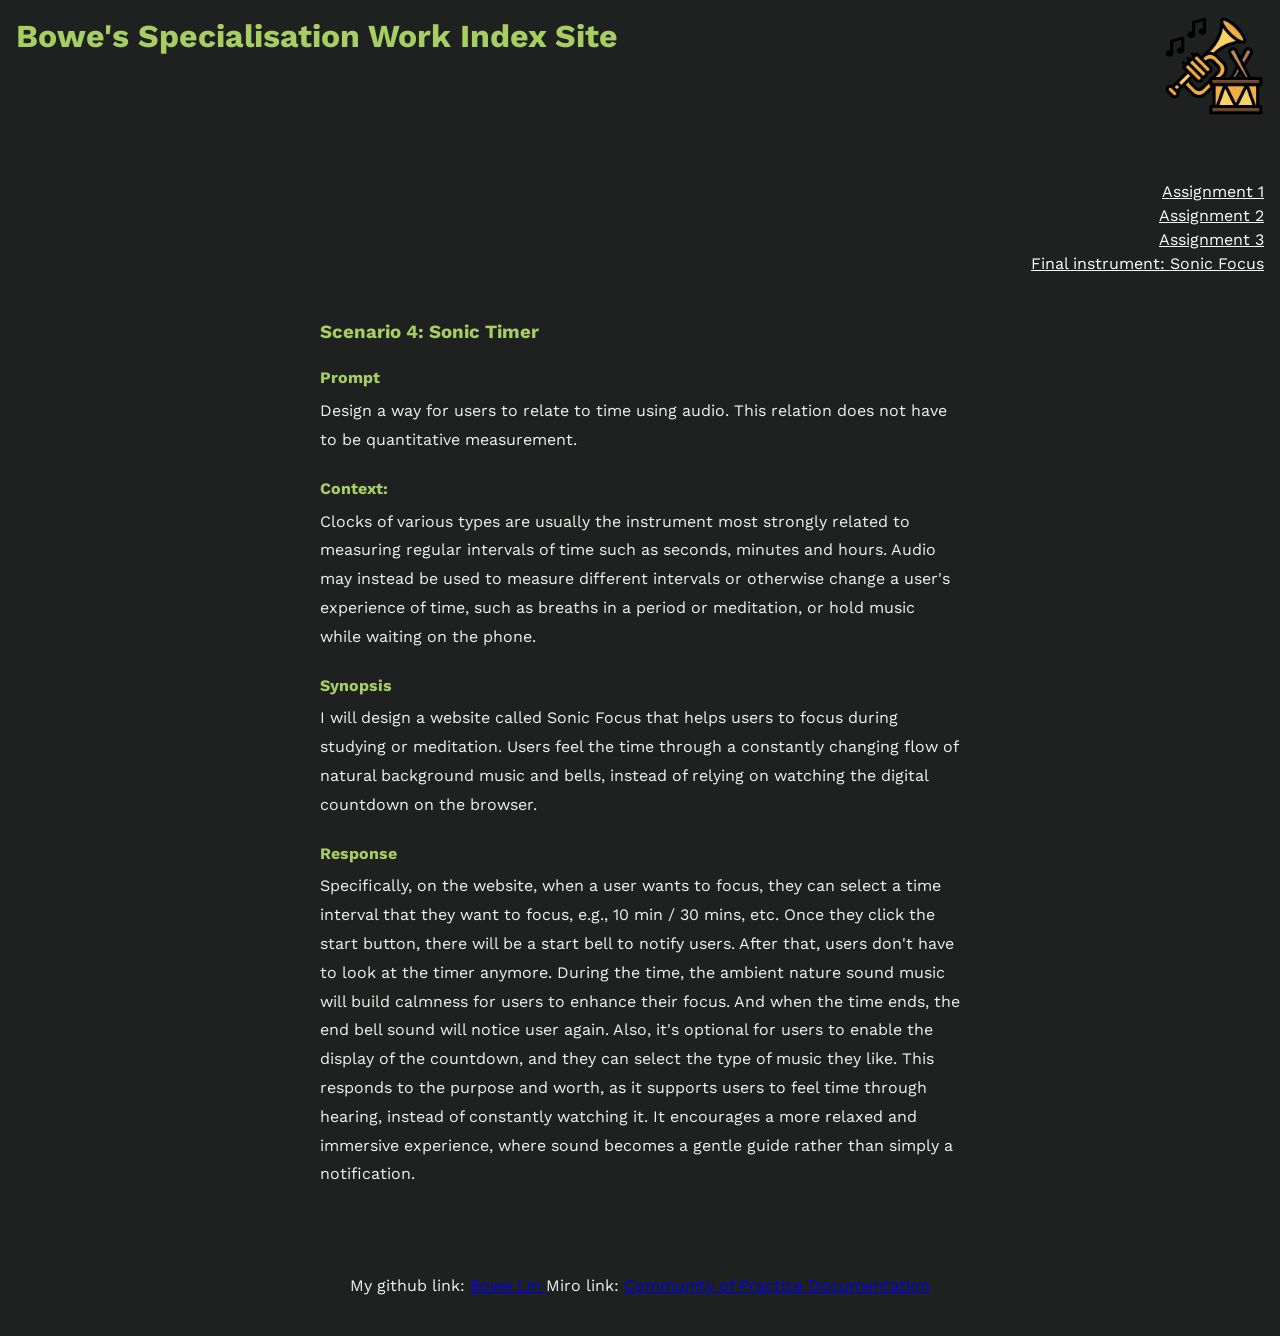
<file: index.html>
<!doctype html>
<html lang="en">
<head>
    <meta charset="UTF-8">
    <meta name="viewport"
          content="width=device-width, user-scalable=no, initial-scale=1.0, maximum-scale=1.0, minimum-scale=1.0">
    <meta http-equiv="X-UA-Compatible" content="ie=edge">

 <title>Bowe's Specialisation Work Index Site</title>

<link rel="icon" type="image/png" href="./assets/icons/favicon.png">
<link rel="stylesheet" href="reset.css">
<link rel="stylesheet" href="style.css">
</head>

<body class="home-page">

    <header>

        <h1>Bowe's Specialisation Work Index Site</h1>
        <img class="header-icon" src="img/Music_icon.png"alt="">
        
    </header>

     <nav>
            <a href="assignment1.html">Assignment 1</a>
            <a href="Sonic-Focus-A2/assignment2.html">Assignment 2</a>
            <a href="Assignment 3.html">Assignment 3</a>
            <a href="circular-progress-timer /">Final instrument: Sonic Focus</a>
     </nav>

    <style>
            .row{
                width:520px;
                margin: 10px auto 10px auto ;
            }
            .image-container {
                display: table-cell;
                vertical-align: middle;
                padding:10px;
            }
        </style>

    <div class="mainNavContainer">

    <main>
      <section id="scenario-section">

                <h3 class="firstSectionHeading">Scenario 4: Sonic Timer </h3>

                <h4>Prompt</h4>

                <p>Design a way for users to relate to time using audio. This relation does not have to be quantitative measurement.</p>

                <h4>Context:</h4>

                <p>
                 Clocks of various types are usually the instrument most strongly related to measuring regular intervals of time such as seconds, minutes and hours. 
                 Audio may instead be used to measure different intervals or otherwise change a user's experience of time, such as breaths in a period or meditation, 
                 or hold music while waiting on the phone.
                </p>
   
                <h4>Synopsis</h4>

                <p>
                 I will design a website called Sonic Focus that helps users to focus during studying or meditation. 
                 Users feel the time through a constantly changing flow of natural background music and bells, instead of relying on watching the digital countdown on the browser.   
                </p>

                <h4>Response</h4>

                <p>
                Specifically, on the website, when a user wants to focus, they can select a time interval that they want to focus, e.g., 10 min / 30 mins, etc. Once they click the start button, there will be a start bell to notify users. 
                After that, users don't have to look at the timer anymore. During the time, the ambient nature sound music will build calmness for users to enhance their focus. And when the time ends, the end bell sound will notice user again. 
                Also, it's optional for users to enable the display of the countdown, and they can select the type of music they like. This responds to the purpose and worth, as it supports users to feel time through hearing, instead of constantly watching it. 
                It encourages a more relaxed and immersive experience, where sound becomes a gentle guide rather than simply a notification. 
                </p>

        </section>
    </main>

      </div>

    <footer>
     <p>

            My github link:
            
            <a href="https://github.com/bowelin123" target="_blank">
             Bowe Lin
            </a>
            
            Miro link:
            <a href="https://miro.com/app/board/uXjVHzL_RrQ=/?share_link_id=587219938203">
            Community of Practice Documentation
            </a>

     </p>
    </footer>

</body>
</html>
</file>
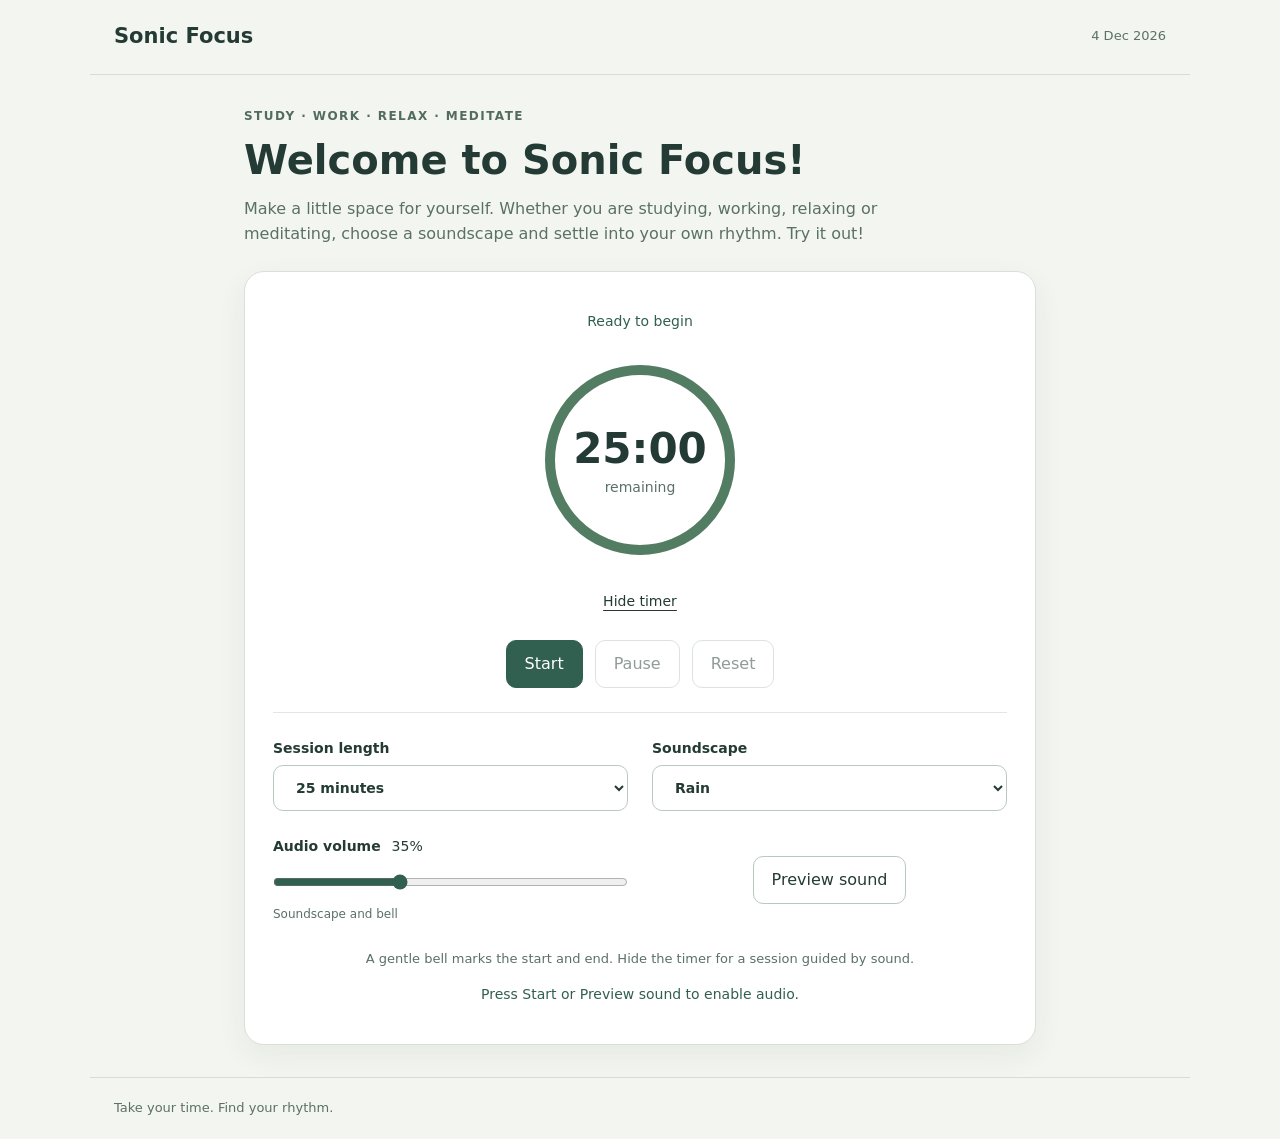
<file: circular-progress-timer /index.html>
<!doctype html>
<html lang="en">

<head>
  <meta charset="utf-8">
  <meta name="viewport" content="width=device-width, initial-scale=1">
  <title>Sonic Focus — A little space for yourself</title>
  <link rel="stylesheet" href="style.css">
  <script src="app.js" defer></script>
</head>

 <!--During design of the website, I adopted native Temporal for time calculations, 
       with a Date fallback built into app.js to ensure browser compatibility. --> 
<body>
  <header>
    <strong>Sonic Focus</strong>
    <time id="today" aria-label="Today's date"></time>
  </header>

  <main>
    <div class="eyebrow">Study · Work · Relax · Meditate</div>
    <h1>Welcome to Sonic Focus!</h1>
    <p class="intro">Make a little space for yourself. Whether you are studying, working,
      relaxing or meditating, choose a soundscape and settle into your own rhythm. Try it out!</p>

     <!-- The main interactive panel, with simple layout that include all the elements: buttons, timer display,texts,etc. --> 
    <section class="panel" aria-label="Focus timer">
      <p id="status" class="notice" role="status">Ready to begin</p>
      <!-- I used role="status" here so screen readers announce state changes (e.g 'Session paused'). --> 
      <div class="stage">
        <!-- I designed the ring as a visual progress indicator. The ARIA attributes ensure it is accessible. -->
        <div id="timer-display" class="ring" role="progressbar" aria-label="Session time remaining" aria-valuemin="0"
          aria-valuemax="1500" aria-valuenow="1500" aria-valuetext="25 minutes remaining">
          <svg viewBox="0 0 216 216" aria-hidden="true">
            <circle class="track" cx="108" cy="108" r="90"></circle>
            <circle class="arc" id="arc" cx="108" cy="108" r="90"></circle>
          </svg>
          <div class="ring-center" aria-hidden="true">
            <strong id="countdown">25:00</strong>
            <span class="caption">remaining</span>
          </div>
        </div> 
        <!-- I created this alternative hidden message section, so that users can choose to hide the timer. As a result, they can aviod constantly watching the timer. -->  
        <div id="hidden-message" class="hidden-message" hidden>
          <span class="quiet-mark" aria-hidden="true">♪</span>
          <strong>A moment without the clock.</strong>
          <p>Let the sound accompany you.<br>You can show the timer whenever you like.</p>
        </div>
      </div>
      <!-- The toggle allows users to shift from quantitative time (numbers) to qualitative time (sound). -->
      <div class="visibility-row">
        <button id="toggle-timer" class="subtle" type="button" aria-controls="timer-display" aria-expanded="true">Hide
          timer</button>
      </div>

      <div class="row controls">
        <button id="start" class="primary" type="button">Start</button>
        <button id="pause" type="button" disabled>Pause</button>
        <button id="reset" type="button" disabled>Reset</button>
      </div>

      <div class="settings">
        <label for="duration">Session length
          <select id="duration">
            <option value="300">5 minutes</option>
            <option value="900">15 minutes</option>
            <option value="1500" selected>25 minutes</option>
            <option value="30">30 seconds</option>
            <option value="60">1 minute </option>
          </select>
        </label>

        <label for="sound">Soundscape
          <select id="sound">
            <option value="rain">Rain</option>
            <option value="forest">Forest</option>
          </select>
        </label>

        <div>
          <label for="volume">Audio volume <output id="volume-value" for="volume">35%</output></label>
          <input id="volume" type="range" min="0" max="100" value="35">
          <p class="field-note">Soundscape and bell</p>
        </div>

        <div class="row audio-controls">
          <button id="preview" type="button">Preview sound</button>
        </div>
      </div>

      <p class="session-hint">A gentle bell marks the start and end. Hide the timer for a session guided by sound.</p>
      <p id="audio-status" class="notice" role="status">Press Start or Preview sound to enable audio.</p>
      <noscript>
        <p class="notice">Please enable JavaScript to use the timer and sound controls.</p>
      </noscript>
    </section>
  </main>

  <footer>Take your time. Find your rhythm.</footer>
</body>

</html>
</file>
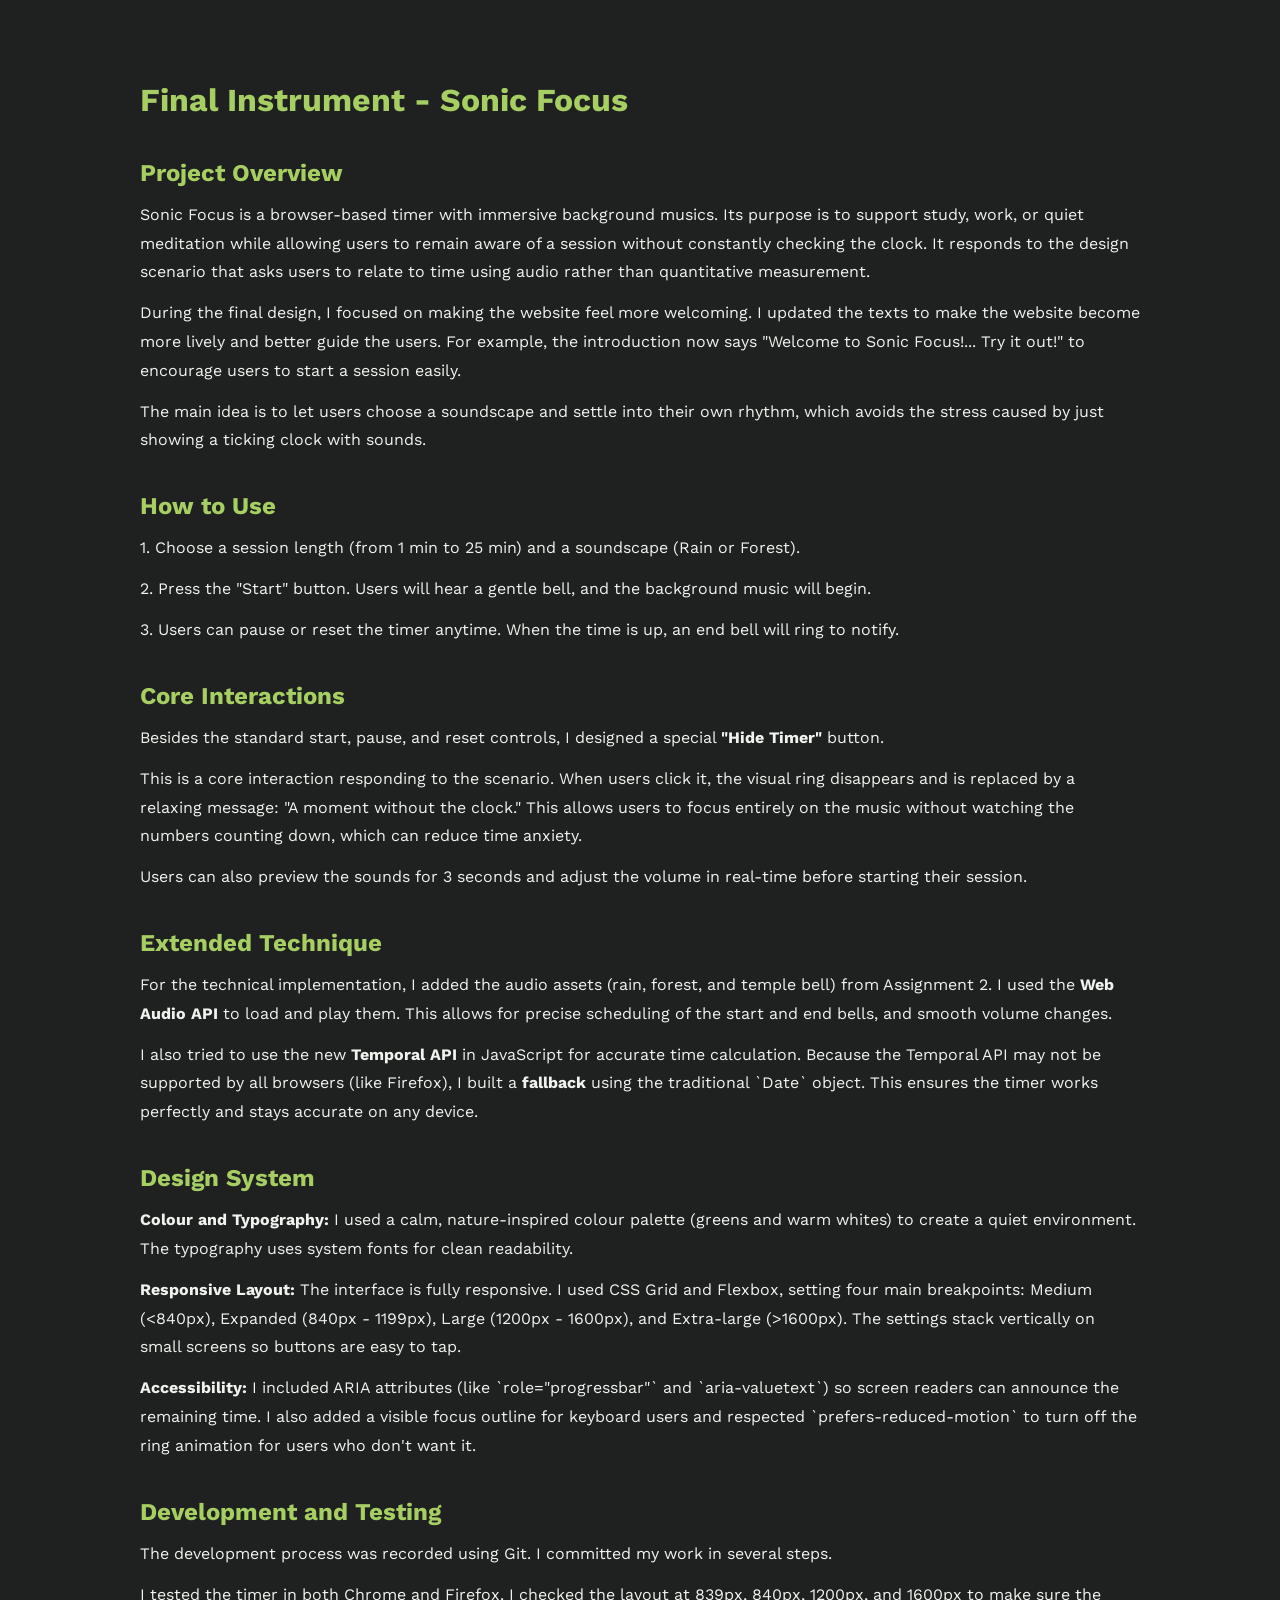
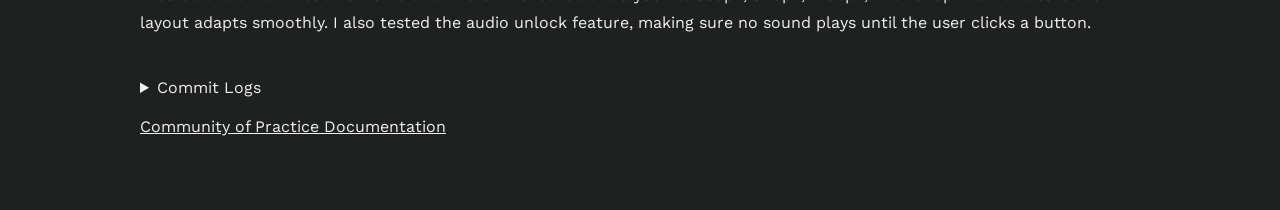
<file: Assignment 3.html>
<!doctype html>
<html lang="en">

<head>
  <meta charset="utf-8">
  <meta name="viewport" content="width=device-width, initial-scale=1">
  <title>Assignment 3 — Final Instrument</title>
  <link rel="stylesheet" href="style.css">
</head>

<body class="assignment-page">

  <h1>Final Instrument - Sonic Focus</h1>

  <main>

    <section>
      <h2>Project Overview</h2>
      <p>
    Sonic Focus is a browser-based timer with immersive background musics. Its purpose is to support study, work, or quiet meditation while allowing users to remain aware of a session without constantly checking the clock. 
    It responds to the design scenario that asks users to relate to time using audio rather than quantitative measurement.
      </p>

      <p>
      During the final design, I focused on making the website feel more welcoming. I updated the texts to make the website become more lively and better guide the users. 
      For example, the introduction now says "Welcome to Sonic Focus!... Try it out!" to encourage users to start a session easily.
      </p>
      <p>
        The main idea is to let users choose a soundscape and settle into their own rhythm, which avoids the stress caused by just showing a ticking clock with sounds.
      </p>
    </section>

    <section>
      <h2>How to Use</h2>
      <p>
        1. Choose a session length (from 1 min to 25 min) and a soundscape (Rain or Forest).
      </p>
      <p>
        2. Press the "Start" button. Users will hear a gentle bell, and the background music will begin.
      </p>
      <p>
        3. Users can pause or reset the timer anytime. When the time is up, an end bell will ring to notify.
      </p>
    </section>

    <section>
      <h2>Core Interactions</h2>
      <p>
        Besides the standard start, pause, and reset controls, I designed a special <strong>"Hide Timer"</strong> button. 
      </p>
      <p>
        This is a core interaction responding to the scenario. When users click it, the visual ring disappears and is replaced by a relaxing message: "A moment without the clock."
        This allows users to focus entirely on the music without watching the numbers counting down, which can reduce time anxiety.
      </p>
      <p>
        Users can also preview the sounds for 3 seconds and adjust the volume in real-time before starting their session.
      </p>
    </section>

    <section>
      <h2>Extended Technique</h2>
      <p>
        For the technical implementation, I added the audio assets (rain, forest, and temple bell) from Assignment 2.
        I used the <strong>Web Audio API</strong> to load and play them. This allows for precise scheduling of the start and end bells, and smooth volume changes.
      </p>
      <p>
        I also tried to use the new <strong>Temporal API</strong> in JavaScript for accurate time calculation. Because the Temporal API may not be supported by all browsers (like Firefox),
        I built a <strong>fallback</strong> using the traditional `Date` object. This ensures the timer works perfectly and stays accurate on any device.
      </p>
    </section>

    <section>
      <h2>Design System</h2>
      <p>
        <strong>Colour and Typography:</strong> I used a calm, nature-inspired colour palette (greens and warm whites) to create a quiet environment. The typography uses system fonts for clean readability.
      </p>
      <p>
        <strong>Responsive Layout:</strong> The interface is fully responsive. I used CSS Grid and Flexbox, setting four main breakpoints: Medium (<840px), Expanded (840px - 1199px), Large (1200px - 1600px), and Extra-large (>1600px). The settings stack vertically on small screens so buttons are easy to tap.
      </p>
      <p>
        <strong>Accessibility:</strong> I included ARIA attributes (like `role="progressbar"` and `aria-valuetext`) so screen readers can announce the remaining time. I also added a visible focus outline for keyboard users and respected `prefers-reduced-motion` to turn off the ring animation for users who don't want it.
      </p>
    </section>

    <section>
      <h2>Development and Testing</h2>
      <p>
        The development process was recorded using Git. I committed my work in several steps.
      </p>
      <p>
        I tested the timer in both Chrome and Firefox. I checked the layout at 839px, 840px, 1200px, and 1600px to make sure the layout adapts smoothly. I also tested the audio unlock feature, making sure no sound plays until the user clicks a button.
      </p>
    </section>

    <details>
    <summary>Commit Logs</summary>

    <table>
        <thead>
            <tr>
                <th>Author</th>
                <th>Date</th>
                <th>Subject</th>
            </tr>
        </thead>

        <tbody>
            <tr>
                <td>bowelin123</td>

                <td>Mon Oct 26 05:47:13 2026 +1100</td>

                <td>Create .DS_Store,</td>
                
            </tr>

            <tr>
                <td>bowelin123</td>
                <td>Tue Oct 27 02:25:01 2026 +1100</td>
                <td>Updated index page with scenario and links</td>
                
            </tr>

            <tr>
                <td>bowelin123</td>
                <td>Tue Oct 27 09:14:59 2026 +1100</td>
                <td>Created Initial Project Documentation Page</td>
                
            </tr>

            <tr>
                <td>bowelin123</td>
                <td>Tue Oct 27 09:33:07 2026 +1100</td>
                <td>Added Local Audio Assets</td>
                
            </tr>

            <tr>
                <td>bowelin123</td>
                <td>Tue Oct 27 11:40:14 2026 +1100</td>
                <td>Edited Index Page</td>
                
            </tr>

            <tr>
                <td>bowelin123</td>
                <td>Tue Oct 27 11:50:23 2026 +1100</td>
                <td>Finalize Timer Application And Design System</td>
                
            </tr>

            <tr>
                <td>bowelin123</td>
                <td>Tue Oct 27 12:00:12 2026 +1100</td>
                <td>Edited Index Page</td>
                
            </tr>

            <tr>
                <td>bowelin123</td>
                <td>Tue Oct 27 12:47:11 2026 +1100</td>
                <td>Finalized A3 Documentation Page</td>
                
            </tr>

            <tr>
                <td>bowelin123</td>
                <td>Tue Oct 27 12:50:17 2026 +1100</td>
                <td>Edited Layout for Assignment 3 Documentation Pages</td>
                
            </tr>
        </tbody>
    </table>
</details>

    </section>
  </main>
  <section>
    <p>
    <a href="https://miro.com/app/board/uXjVHzL_RrQ=/?share_link_id=587219938203">
        Community of Practice Documentation</a>
    </p>
    
  </section>
</body>

</html>
</file>
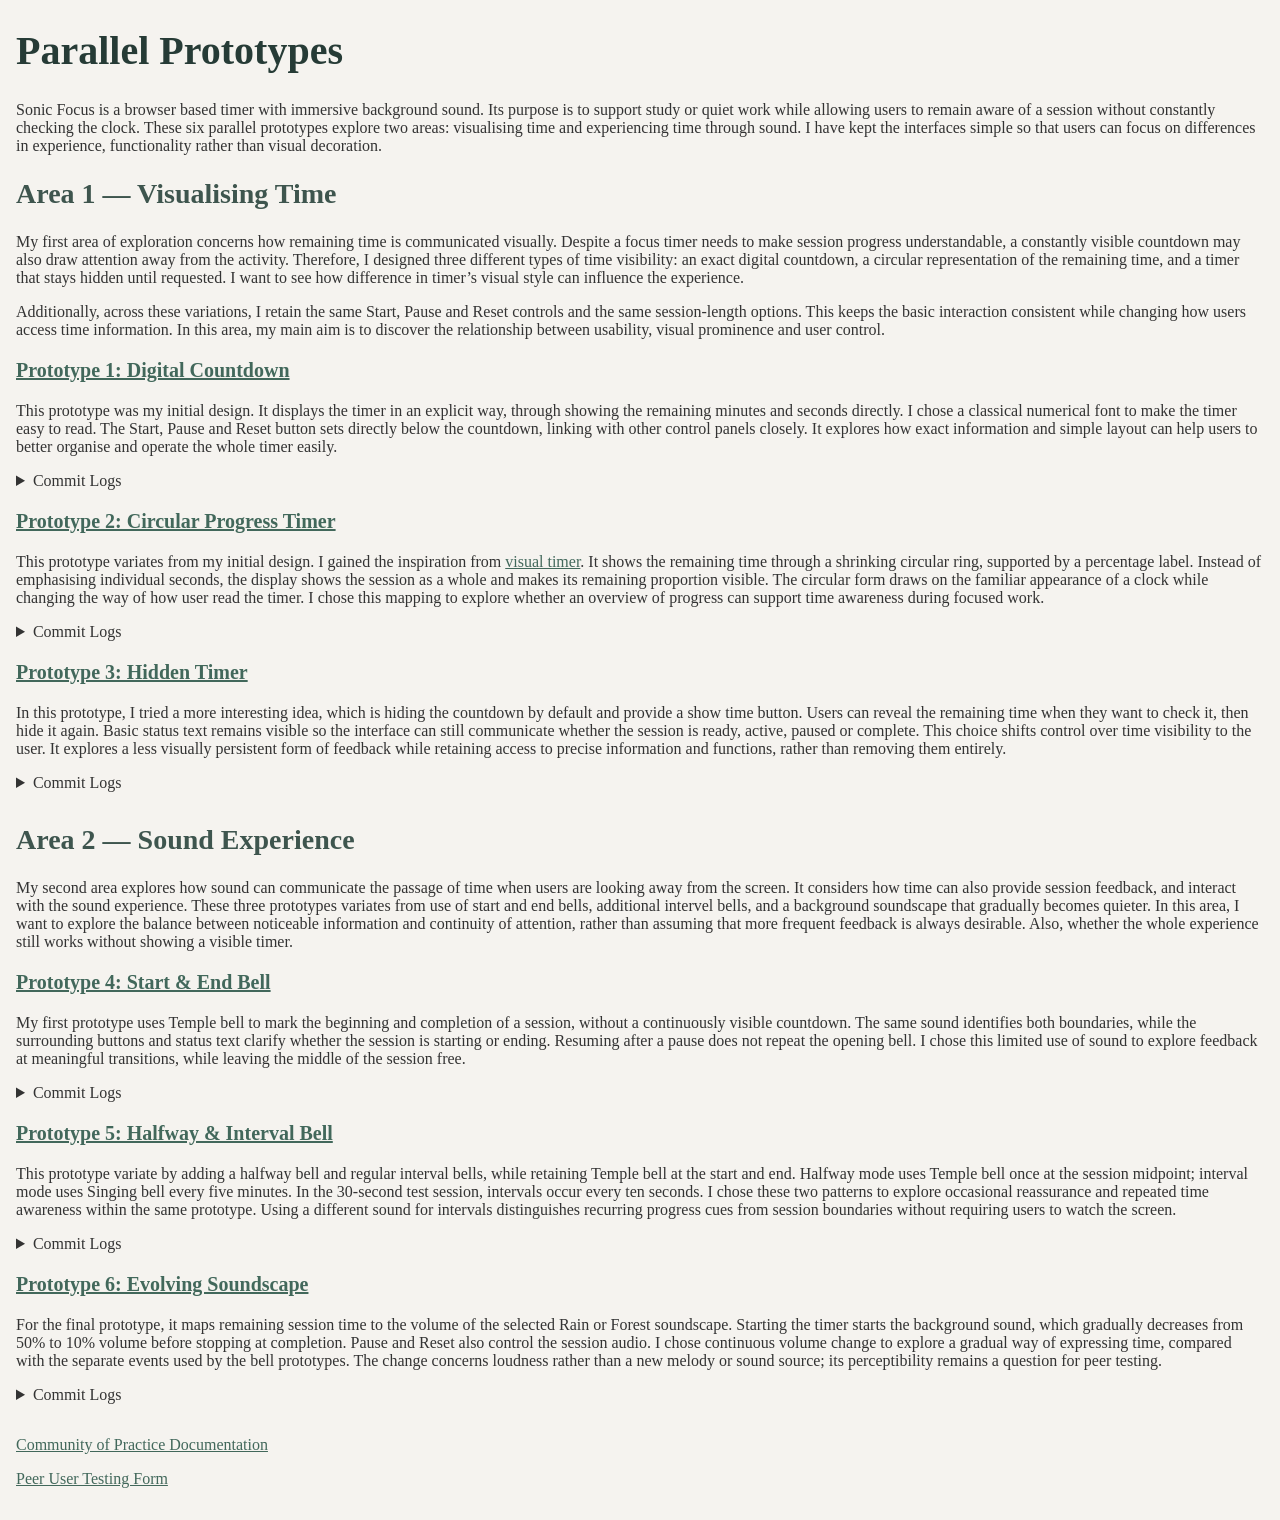
<file: Sonic-Focus-A2/assignment2.html>
<!doctype html>
<html lang="en">

<head>
  <meta charset="utf-8">
  <meta name="viewport" content="width=device-width, initial-scale=1">
  <title>Assignment 2 — Sonic Focus</title>
  <link rel="stylesheet" href="prototype.css">
</head>

<body class="assignment-page">
<!--
This page introduces my project Sonic Focus and organises the six prototypes
into two areas: visualising time and sound experience.

The opening paragraph explains the project's purpose.
Each area begins with an introduction describing its design focus.
Then each prototype has a linked heading and a paragraph explaining
its interaction and the reasons behind the design choices.

In addition, the final section links to my Community of Practice documentation
and Peer User Testing Form. 
-->
  <h1>Parallel Prototypes</h1>

  <p>
    Sonic Focus is a browser based timer with immersive background sound. 
    Its purpose is to support study or quiet work while allowing users to remain aware of a session without constantly checking the clock. 
    These six parallel prototypes explore two areas: visualising time and experiencing time through sound. 
    I have kept the interfaces simple so that users can focus on differences in experience, functionality rather than visual decoration.
  </p>

  <main>

    <section>
      <h2>Area 1 — Visualising Time</h2>
      <p>
      My first area of exploration concerns how remaining time is communicated visually. 
      Despite a focus timer needs to make session progress understandable, a constantly visible countdown may also draw attention away from the activity.
      Therefore, I designed three different types of time visibility: an exact digital countdown, a circular representation of the remaining time, and a timer that stays hidden until requested. 
      I want to see how difference in timer’s visual style can influence the experience.
      </p>
      <p>
      Additionally, across these variations, I retain the same Start, Pause and Reset controls and the same session-length options. 
      This keeps the basic interaction consistent while changing how users access time information. In this area, my main aim is to discover the relationship between usability, visual prominence and user control. 
      </p>

      <h3>
      <a href="prototype-1.html">Prototype 1: Digital Countdown</a>
      </h3>

      <p>
      This prototype was my initial design. It displays the timer in an explicit way, through showing the remaining minutes and seconds directly. 
      I chose a classical numerical font to make the timer easy to read. 
      The Start, Pause and Reset button sets directly below the countdown, linking with other control panels closely. 
      It explores how exact information and simple layout can help users to better organise and operate the whole timer easily.   
      </p>

      <details>
    <summary>Commit Logs</summary>

    <table>
        <thead>
            <tr>
                <th>Author</th>
                <th>Date</th>
                <th>Subject</th>
                <th>Body</th>
            </tr>
        </thead>

        <tbody>
            <tr>
                <td>Bowe</td>
                <td>Tue Sep 08 16:50:12 2026</td>
                <td>Set up prototype structure</td>
                <td>Created the Sonic Focus page structure with a heading, timer display and basic controls.</td>
            </tr>

            <tr>
                <td>Bowe</td>
                <td>Wed Sep 09 20:38:12 2026</td>
                <td>Add digital countdown</td>
                <td>Added a 25-minute countdown displayed in minutes and seconds.</td>
            </tr>

            <tr>
                <td>Bowe</td>
                <td>Thu Sep 10 13:50:30 2026</td>
                <td>Add timer controls</td>
                <td>Connected the Start, Pause and Reset buttons to the countdown.</td>
            </tr>

            <tr>
                <td>Bowe</td>
                <td>Thu Sep 10 22:50:55 2026</td>
                <td>Add background sound controls</td>
                <td>Added Rain and Forest options with separate controls for playing and pausing the background sound.</td>
            </tr>

            <tr>
                <td>Bowe</td>
                <td>Fri Sep 11 23:10:20 2026</td>
                <td>Review countdown interaction</td>
                <td>Reviewed the countdown display and button behaviour, keeping exact remaining time as the main visual feedback.</td>
            </tr>
        </tbody>
    </table>
</details>
       

      <h3><a href="prototype-2.html">Prototype 2: Circular Progress Timer</a></h3>
      <p>
      This prototype variates from my initial design. I gained the inspiration from <a href="https://visualtimer.com/">visual timer</a>. 
      It shows the remaining time through a shrinking circular ring, supported by a percentage label.
      Instead of emphasising individual seconds, the display shows the session as a whole and makes its remaining proportion visible. 
      The circular form draws on the familiar appearance of a clock while changing the way of how user read the timer. 
      I chose this mapping to explore whether an overview of progress can support time awareness during focused work.   
      </p>

    <details>
    <summary>Commit Logs</summary>

    <table>
        <thead>
            <tr>
                <th>Author</th>
                <th>Date</th>
                <th>Subject</th>
                <th>Body</th>
            </tr>
        </thead>

        <tbody>
            <tr>
                <td>Bowe</td>
                <td>Sat Sep 12 15:10:58 2026</td>
                <td>Prepare for design of circular timer</td>
                <td>Reused the basic timer controls to explore a different way of displaying session progress.</td>
            </tr>

            <tr>
                <td>Bowe</td>
                <td>Sat Sep 12 21:20:34 2026</td>
                <td>Add circular progress ring</td>
                <td>Added an SVG circle with a background track and a foreground progress ring.</td>
            </tr>

            <tr>
                <td>Bowe</td>
                <td>Sun Sep 13 14:15:40 2026</td>
                <td>Connect ring to remaining time</td>
                <td>Linked the ring to the remaining proportion of the session so it shrinks as time passes.</td>
            </tr>

            <tr>
                <td>Bowe</td>
                <td>Sun Sep 13 20:38:15 2026</td>
                <td>Add percentage feedback</td>
                <td>Added a remaining percentage label to support interpretation of the circular display.</td>
            </tr>

            <tr>
                <td>Bowe</td>
                <td>Mon Sep 14 17:50:08 2026</td>
                <td>Review circular timer controls</td>
                <td>Reviewed how pausing and resetting the timer affect the ring and percentage display.</td>
            </tr>
        </tbody>
    </table>
</details>

      <h3><a href="prototype-3.html">Prototype 3: Hidden Timer</a></h3>
      <p>
      In this prototype, I tried a more interesting idea, which is hiding the countdown by default and provide a show time button. 
      Users can reveal the remaining time when they want to check it, then hide it again. Basic status text remains visible so the interface can still communicate whether the session is ready, active, paused or complete.
      This choice shifts control over time visibility to the user. It explores a less visually persistent form of feedback while retaining access to precise information and functions, rather than removing them entirely.
      </p>
    <details>
    <summary>Commit Logs</summary>

    <table>
        <thead>
            <tr>
                <th>Author</th>
                <th>Date</th>
                <th>Subject</th>
                <th>Body</th>
            </tr>
        </thead>

        <tbody>
            <tr>
                <td>Bowe</td>
                <td>Tue Sep 15 16:50:18 2026</td>
                <td>Prepare hidden timer variation</td>
                <td>Adapted the timer to explore a session without a constantly visible countdown.</td>
            </tr>

            <tr>
                <td>Bowe</td>
                <td>Tue Sep 15 23:02:51 2026</td>
                <td>Hide countdown by default</td>
                <td>Kept the countdown running while hiding its numerical display from the initial interface.</td>
            </tr>

            <tr>
                <td>Bowe</td>
                <td>Wed Sep 16 11:03:01 2026</td>
                <td>Add time visibility control</td>
                <td>Added a button that lets users show the remaining time and hide it again.</td>
            </tr>

            <tr>
                <td>Bowe</td>
                <td>Wed Sep 16 21:13:06 2026</td>
                <td>Keep session status visible</td>
                <td>Retained status messages so users can identify the timer state even when the countdown is hidden.</td>
            </tr>

            <tr>
                <td>Bowe</td>
                <td>Thu Sep 17 22:03:30 2026</td>
                <td>Simplify interface and review reset</td>
                <td>Reduced decorative elements and made Reset return the timer to its initial hidden state.</td>
            </tr>
        </tbody>
    </table>
</details>
      

    </section>

    <section>

      <h2>Area 2 — Sound Experience</h2>

      <p>
      My second area explores how sound can communicate the passage of time when users are looking away from the screen. It considers how time can also provide session feedback, and interact with the sound experience. 
      These three prototypes variates from use of start and end bells, additional intervel bells, and a background soundscape that gradually becomes quieter.
      In this area, I want to explore the balance between noticeable information and continuity of attention, rather than assuming that more frequent feedback is always desirable. 
      Also, whether the whole experience still works without showing a visible timer.
      </p>

      <h3><a href="prototype-4.html">Prototype 4: Start & End Bell</a></h3>
      <p>
      My first prototype uses Temple bell to mark the beginning and completion of a session, without a continuously visible countdown. 
      The same sound identifies both boundaries, while the surrounding buttons and status text clarify whether the session is starting or ending. 
      Resuming after a pause does not repeat the opening bell. I chose this limited use of sound to explore feedback at meaningful transitions, while leaving the middle of the session free.
      </p>

     <details>
    <summary>Commit Logs</summary>

    <table>
        <thead>
            <tr>
                <th>Author</th>
                <th>Date</th>
                <th>Subject</th>
                <th>Body</th>
            </tr>
        </thead>

        <tbody>
            <tr>
                <td>Bowe</td>
                <td>Fri Sep 18 13:45:51 2026</td>
                <td>Prepare sound feedback variation</td>
                <td>Created a variation that communicates session boundaries through sound rather than a visible countdown.</td>
            </tr>

            <tr>
                <td>Bowe</td>
                <td>Fri Sep 18 21:10:15 2026</td>
                <td>Add opening bell</td>
                <td>Connected a bell sound to the beginning of a new focus session.</td>
            </tr>

            <tr>
                <td>Bowe</td>
                <td>Sat Sep 19 10:40:20 2026</td>
                <td>Add end bell</td>
                <td>Added a bell and a completion message when the remaining time reaches zero.</td>
            </tr>

            <tr>
                <td>Bowe</td>
                <td>Sat Sep 19 22:10:03 2026</td>
                <td>Separate starting from resuming</td>
                <td>Adjusted the interaction progress so resuming a paused session does not repeat the opening bell.</td>
            </tr>

            <tr>
                <td>Bowe</td>
                <td>Sun Sep 20 20:25:12 2026</td>
                <td>Review session audio behaviour</td>
                <td>Reviewed the opening and ending alongside the optional background sound controls.</td>
            </tr>
        </tbody>
    </table>
</details>

      <h3><a href="prototype-5.html">Prototype 5: Halfway & Interval Bell</a></h3>
      <p>
      This prototype variate by adding a halfway bell and regular interval bells, while retaining Temple bell at the start and end. 
      Halfway mode uses Temple bell once at the session midpoint; interval mode uses Singing bell every five minutes. 
      In the 30-second test session, intervals occur every ten seconds. I chose these two patterns to explore occasional reassurance and repeated time awareness within the same prototype. 
      Using a different sound for intervals distinguishes recurring progress cues from session boundaries without requiring users to watch the screen.
      </p>

     <details>
    <summary>Commit Logs</summary>
    
    <table>
        <thead>
            <tr>
                <th>Author</th>
                <th>Date</th>
                <th>Subject</th>
                <th>Body</th>
            </tr>
        </thead>

        <tbody>
            <tr>
                <td>Bowe</td>
                <td>Mon Sep 21 11:10:20 2026</td>
                <td>Prepare progress bell variation</td>
                <td>Extended the start and end bell concept to explore audio feedback during a session.</td>
            </tr>

            <tr>
                <td>Bowe</td>
                <td>Mon Sep 21 17:50:30 2026</td>
                <td>Add halfway bell</td>
                <td>Added a single bell at the session midpoint to communicate progress without continuous visual feedback.</td>
            </tr>

            <tr>
                <td>Bowe</td>
                <td>Mon Sep 21 23:10:48 2026</td>
                <td>Add interval option</td>
                <td>Added a choice between halfway feedback and recurring interval bells.</td>
            </tr>

            <tr>
                <td>Bowe</td>
                <td>Tue Sep 22 14:35:51 2026</td>
                <td>Set interval timing</td>
                <td>Set regular cues to occur every five minutes, with ten-second intervals for the short test session.</td>
            </tr>

            <tr>
                <td>Bowe</td>
                <td>Tue Sep 22 22:40:16 2026</td>
                <td>Review scheduling</td>
                <td>Reviewed timing across pause, resume and reset, including preventing repeated halfway bell.</td>
            </tr>
        </tbody>
    </table>
</details>

      <h3><a href="prototype-6.html">Prototype 6: Evolving Soundscape</a></h3>
      <p>
      For the final prototype, it maps remaining session time to the volume of the selected Rain or Forest soundscape. Starting the timer starts the background sound, which gradually decreases from 50% to 10% volume before stopping at completion. 
      Pause and Reset also control the session audio. I chose continuous volume change to explore a gradual way of expressing time, compared with the separate events used by the bell prototypes. The change concerns loudness rather than a new melody or sound source; 
      its perceptibility remains a question for peer testing.
      </p>

     <details>
    <summary>Commit Logs</summary>

    <table>
        <thead>
            <tr>
                <th>Author</th>
                <th>Date</th>
                <th>Subject</th>
                <th>Body</th>
            </tr>
        </thead>

        <tbody>
            <tr>
                <td>Bowe</td>
                <td>Wed Sep 23 17:55:40 2026</td>
                <td>Prepare evolving soundscape variation</td>
                <td>Created a variation that communicates the passage of time through gradual changes in background sound volume.</td>
            </tr>

            <tr>
                <td>Bowe</td>
                <td>Wed Sep 23 23:38:11 2026</td>
                <td>Added shared audio assets</td>
                <td>Updated the shared sound files to Rain and Forest MP3s.</td>
            </tr>

            <tr>
                <td>Bowe</td>
                <td>Thu Sep 24 16:50:35 2026</td>
                <td>Set remaining time and volume</td>
                <td>Linked background volume to session progress, gradually reducing it from 50% to 10%.</td>
            </tr>

            <tr>
                <td>Bowe</td>
                <td>Thu Sep 24 20:37:28 2026</td>
                <td>Connect timer and sound playback</td>
                <td>Connected session start to background playback and made pause, reset and completion control the audio.</td>
            </tr>

            <tr>
                <td>Bowe</td>
                <td>Fri Sep 25 22:05:10 2026</td>
                <td>Review evolving sound interaction</td>
                <td>Reviewed the gradual volume change, sound selection and session controls while retaining a minimal interface.</td>
            </tr>
        </tbody>
    </table>
</details>

    </section>
  </main>
  <section>
    <p>
    <a href="https://miro.com/app/board/uXjVHzL_RrQ=/?share_link_id=587219938203">
        Community of Practice Documentation</a>
    </p>
    <p>
    <a href="https://forms.cloud.microsoft/r/B1R79igJjU">
        Peer User Testing Form </a>
    </p>
</section>
</body>

</html>
</file>
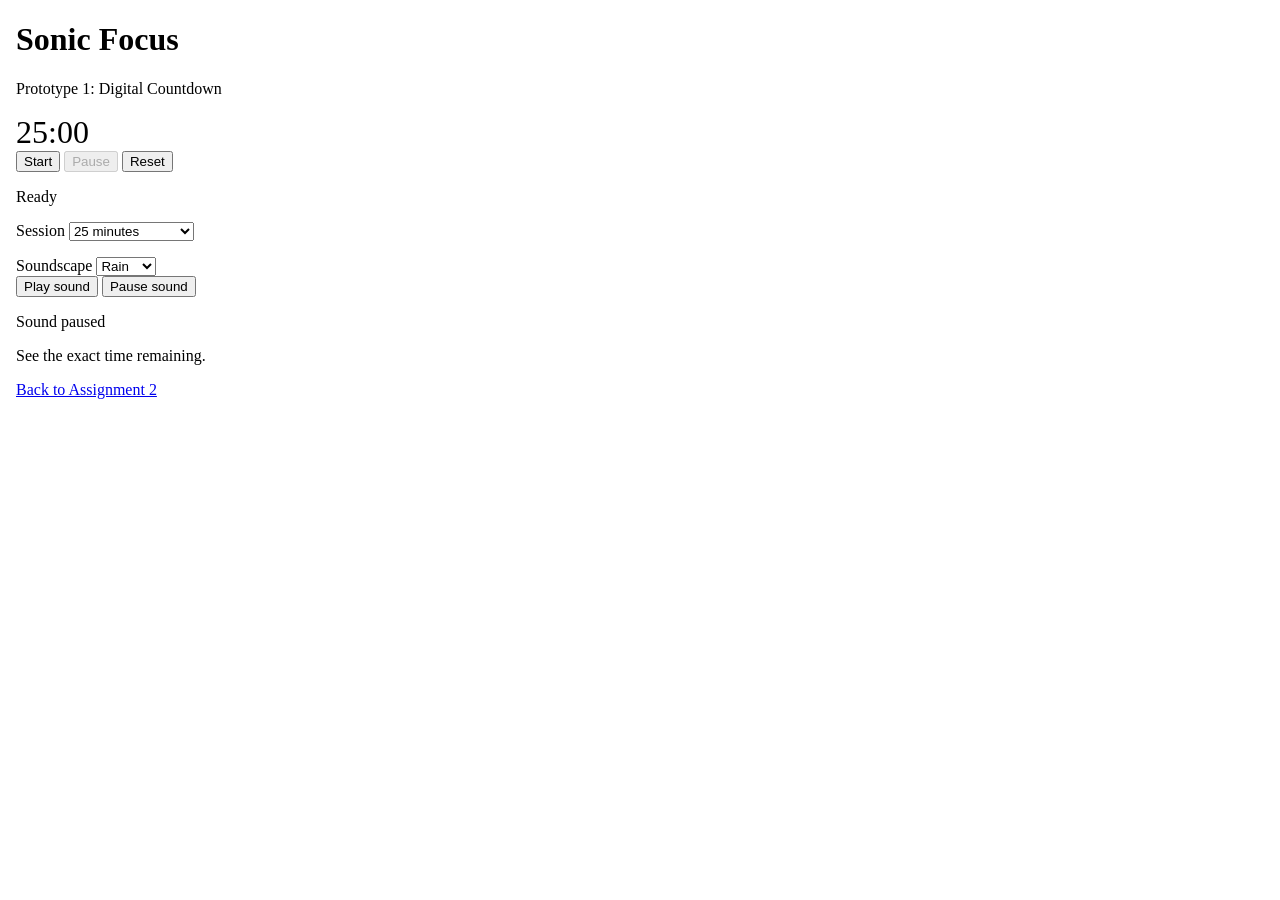
<file: Sonic-Focus-A2/prototype-1.html>
<!doctype html>
<html lang="en">

<head>
  <meta charset="utf-8">
  <meta name="viewport" content="width=device-width, initial-scale=1">
  <title>Digital Countdown — Sonic Focus</title>
  <link rel="stylesheet" href="prototype.css">
  <script src="sound.js" defer></script>
  <script src="timer.js" defer></script>
</head>

<body data-prototype="1">
  <h1>Sonic Focus</h1>
  <p>Prototype 1: Digital Countdown</p>
  <div id="timer">25:00</div>
  <div>
    <button id="start">Start</button>
    <button id="pause" disabled>Pause</button>
    <button id="reset">Reset</button>
  </div>
  <p id="status" role="status">Ready</p>
  <p><label>Session <select id="duration">
        <option value="1500">25 minutes</option>
        <option value="30">30 seconds (test)</option>
      </select></label></p>

  <label>Soundscape <select id="sound">
      <option value="rain">Rain</option>
      <option value="forest">Forest</option>
    </select></label>
  <div>
    <button id="play-sound">Play sound</button>
    <button id="pause-sound">Pause sound</button>
  </div>
  <p id="audio-status" role="status"></p>
  <p>See the exact time remaining.</p>
  <p><a href="assignment2.html">Back to Assignment 2</a></p>
</body>

</html>
</file>
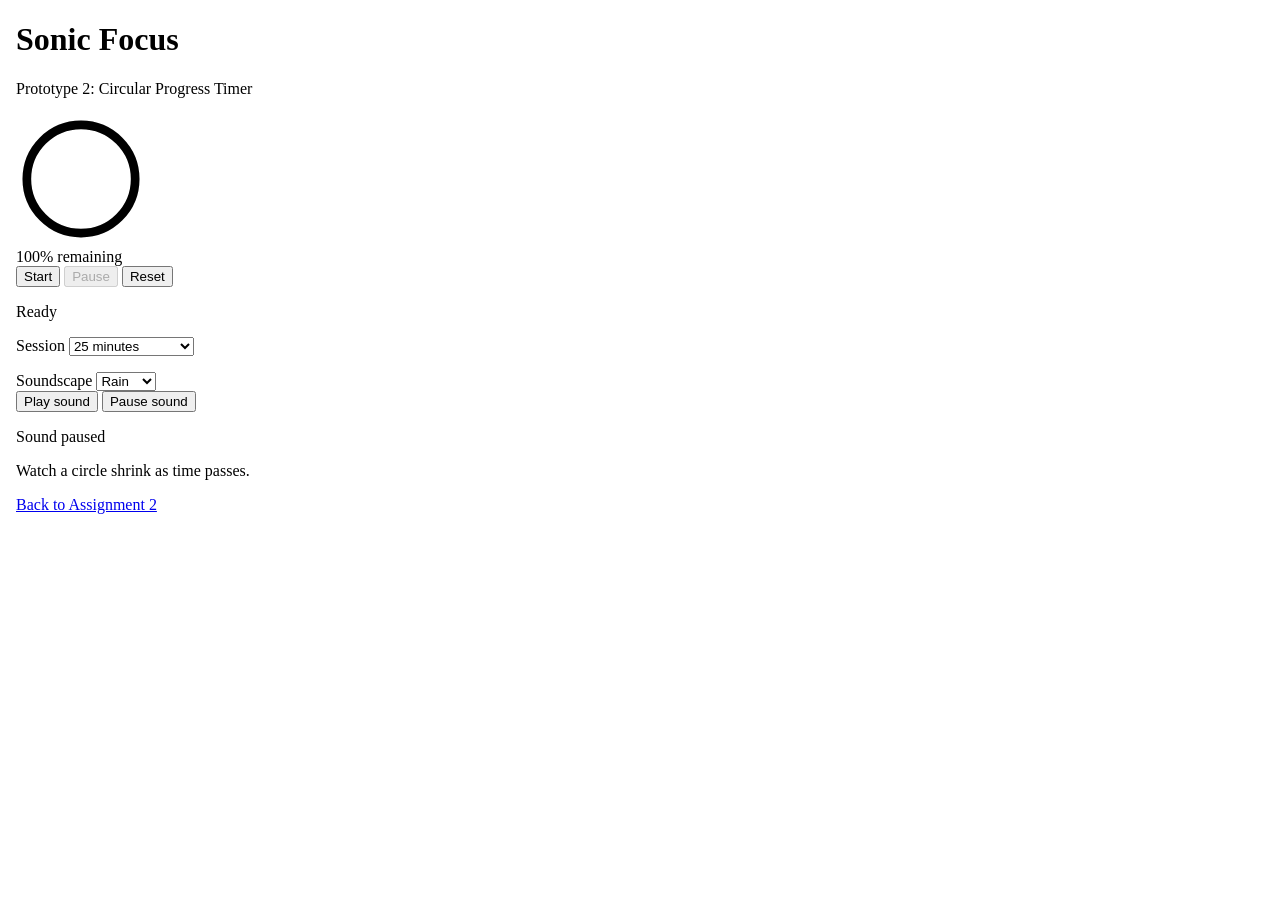
<file: Sonic-Focus-A2/prototype-2.html>
<!doctype html>
<html lang="en">
<head>
  <meta charset="utf-8">
  <meta name="viewport" content="width=device-width, initial-scale=1">
  <title>Circular Progress Timer — Sonic Focus</title>
  <link rel="stylesheet" href="prototype.css">
  <script src="sound.js" defer></script>
  <script src="timer.js" defer></script>
</head>
<body data-prototype="2">
  <h1>Sonic Focus</h1>
  <p>Prototype 2: Circular Progress Timer</p>
  <svg width="130" height="130" viewBox="0 0 120 120" role="img" aria-label="Time remaining">
    <circle cx="60" cy="60" r="50" fill="none" stroke="#ddd" stroke-width="8" />
    <circle id="arc" cx="60" cy="60" r="50" fill="none" stroke="black" stroke-width="8" pathLength="100" stroke-dasharray="100" transform="rotate(-90 60 60)" />
  </svg>
  <div id="percent">100% remaining</div>
  <div>
    <button id="start">Start</button>
    <button id="pause" disabled>Pause</button>
    <button id="reset">Reset</button>
  </div>
  <p id="status" role="status">Ready</p>
  <p><label>Session <select id="duration">
    <option value="1500">25 minutes</option>
    <option value="30">30 seconds (test)</option>
  </select></label></p>
  
  <label>Soundscape <select id="sound">
    <option value="rain">Rain</option>
    <option value="forest">Forest</option>
  </select></label>
  <div>
    <button id="play-sound">Play sound</button>
    <button id="pause-sound">Pause sound</button>
  </div>
  <p id="audio-status" role="status"></p>
  <p>Watch a circle shrink as time passes.</p>
  <p><a href="assignment2.html">Back to Assignment 2</a></p>
</body>
</html>
</file>
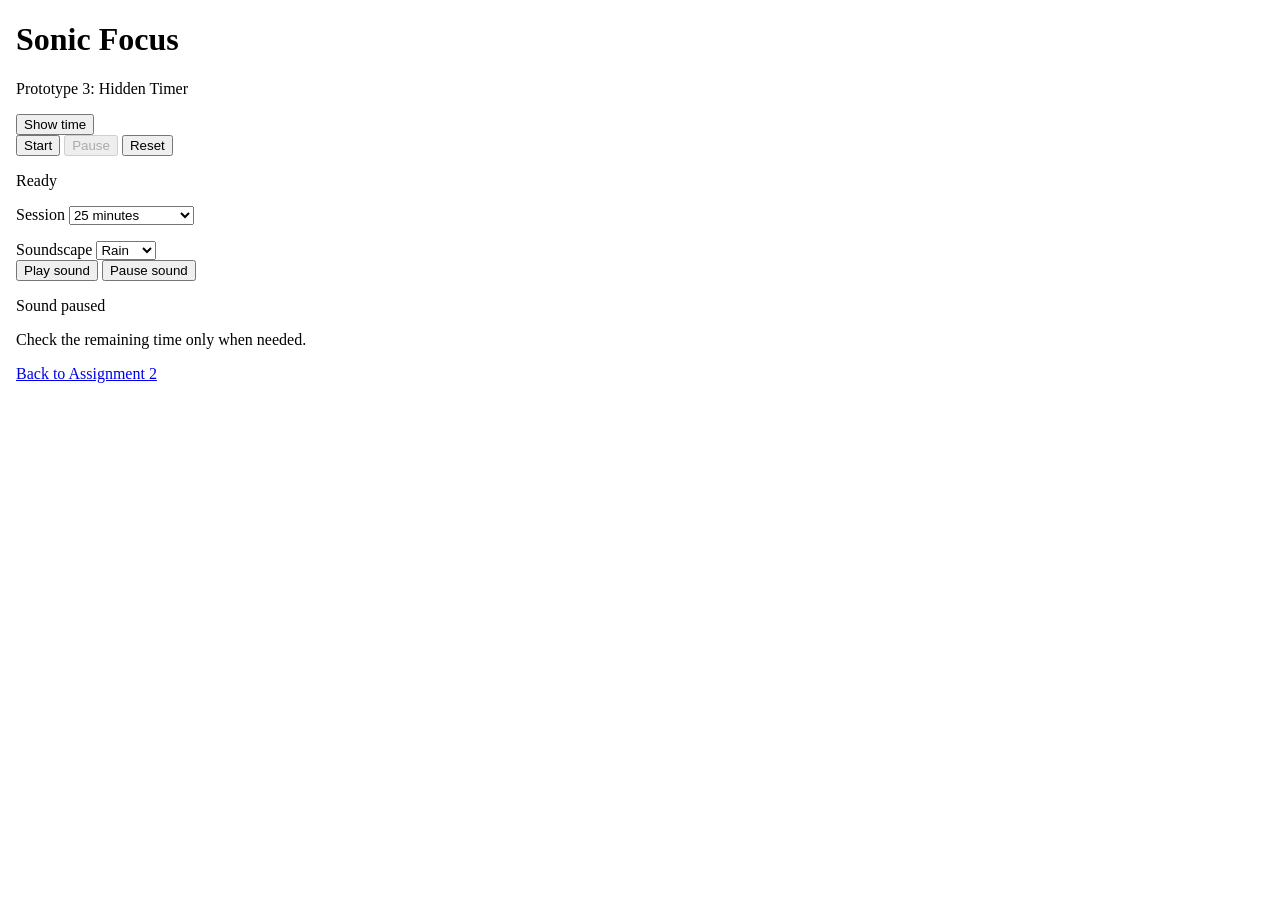
<file: Sonic-Focus-A2/prototype-3.html>
<!doctype html>
<html lang="en">
<head>
  <meta charset="utf-8">
  <meta name="viewport" content="width=device-width, initial-scale=1">
  <title>Hidden Timer — Sonic Focus</title>
  <link rel="stylesheet" href="prototype.css">
  <script src="sound.js" defer></script>
  <script src="timer.js" defer></script>
</head>
<body data-prototype="3">
  <h1>Sonic Focus</h1>
  <p>Prototype 3: Hidden Timer</p>
  <button id="reveal">Show time</button>
  <div id="timer" hidden>25:00</div>
  <div>
    <button id="start">Start</button>
    <button id="pause" disabled>Pause</button>
    <button id="reset">Reset</button>
  </div>
  <p id="status" role="status">Ready</p>
  <p><label>Session <select id="duration">
    <option value="1500">25 minutes</option>
    <option value="30">30 seconds (test)</option>
  </select></label></p>
  
  <label>Soundscape <select id="sound">
    <option value="rain">Rain</option>
    <option value="forest">Forest</option>
  </select></label>
  <div>
    <button id="play-sound">Play sound</button>
    <button id="pause-sound">Pause sound</button>
  </div>
  <p id="audio-status" role="status"></p>
  <p>Check the remaining time only when needed.</p>
  <p><a href="assignment2.html">Back to Assignment 2</a></p>
</body>
</html>
</file>
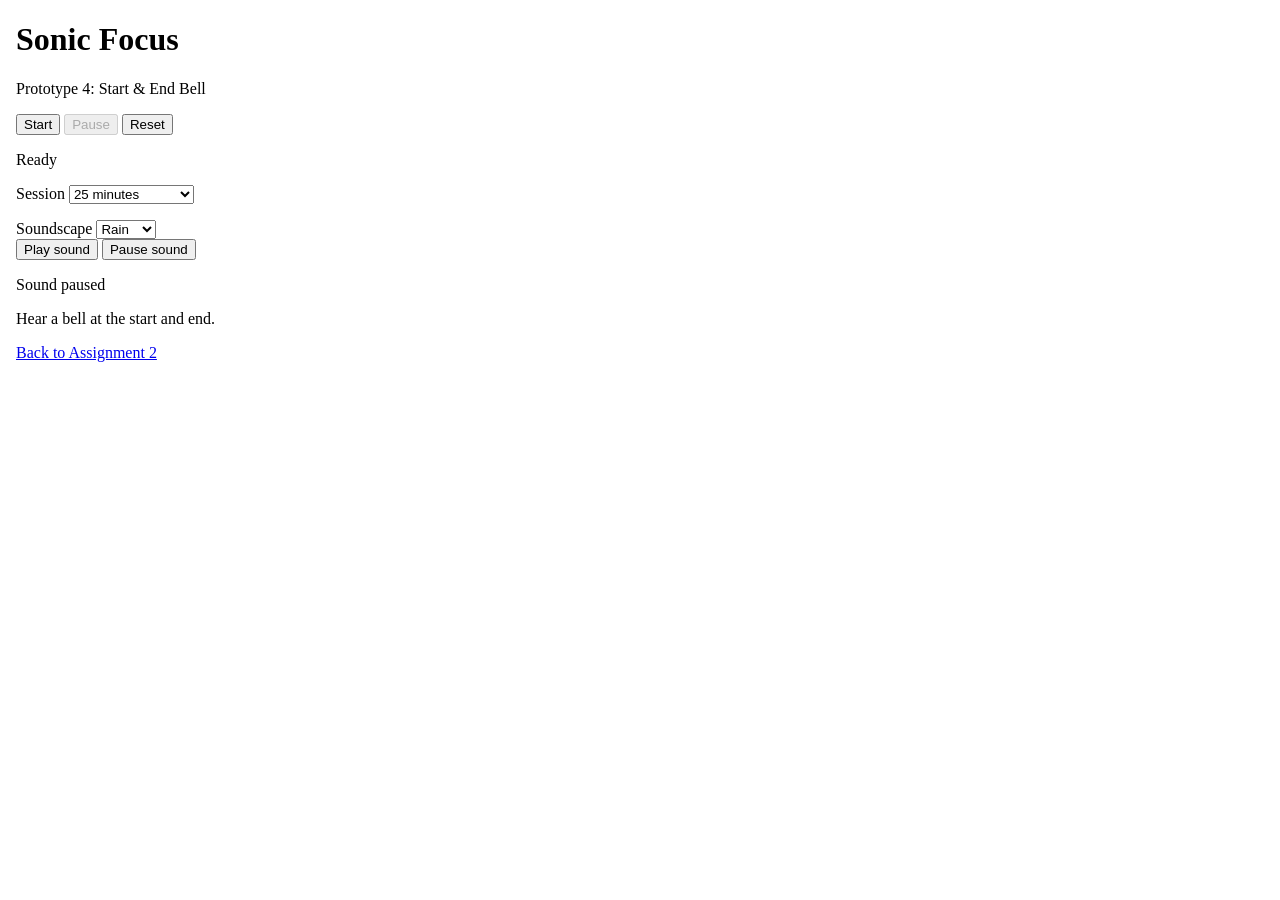
<file: Sonic-Focus-A2/prototype-4.html>
<!doctype html>
<html lang="en">
<head>
  <meta charset="utf-8">
  <meta name="viewport" content="width=device-width, initial-scale=1">
  <title>Start & End Bell — Sonic Focus</title>
  <link rel="stylesheet" href="prototype.css">
  <script src="sound.js" defer></script>
  <script src="timer.js" defer></script>
</head>
<body data-prototype="4">
  <h1>Sonic Focus</h1>
  <p>Prototype 4: Start & End Bell</p>
  
  <div>
    <button id="start">Start</button>
    <button id="pause" disabled>Pause</button>
    <button id="reset">Reset</button>
  </div>
  <p id="status" role="status">Ready</p>
  <p><label>Session <select id="duration">
    <option value="1500">25 minutes</option>
    <option value="30">30 seconds (test)</option>
  </select></label></p>
  
  <label>Soundscape <select id="sound">
    <option value="rain">Rain</option>
    <option value="forest">Forest</option>
  </select></label>
  <div>
    <button id="play-sound">Play sound</button>
    <button id="pause-sound">Pause sound</button>
  </div>
  <p id="audio-status" role="status"></p>
  <p>Hear a bell at the start and end.</p>
  <p><a href="assignment2.html">Back to Assignment 2</a></p>
</body>
</html>
</file>
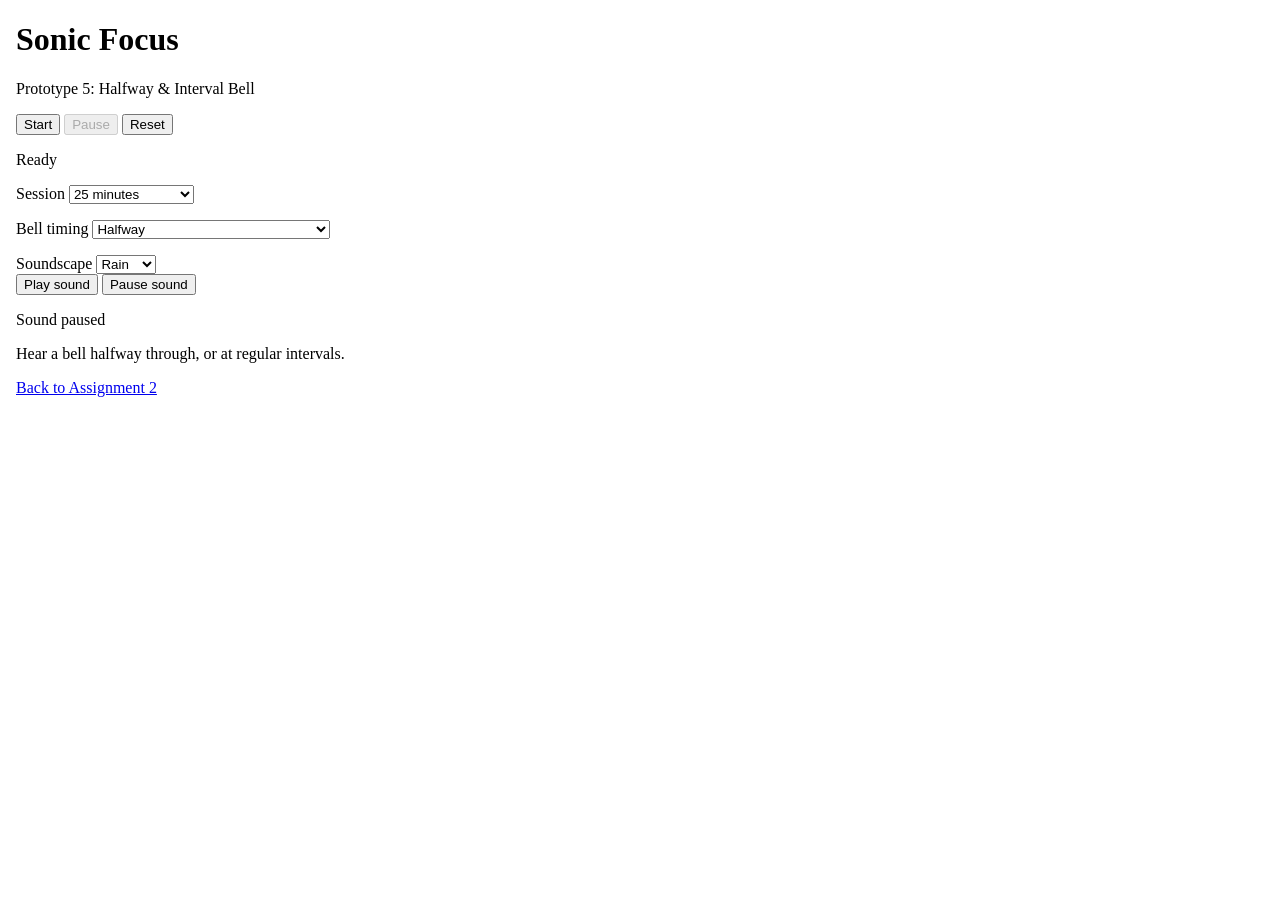
<file: Sonic-Focus-A2/prototype-5.html>
<!doctype html>
<html lang="en">
<head>
  <meta charset="utf-8">
  <meta name="viewport" content="width=device-width, initial-scale=1">
  <title>Halfway & Interval Bell — Sonic Focus</title>
  <link rel="stylesheet" href="prototype.css">
  <script src="sound.js" defer></script>
  <script src="timer.js" defer></script>
</head>
<body data-prototype="5">
  <h1>Sonic Focus</h1>
  <p>Prototype 5: Halfway & Interval Bell</p>
  
  <div>
    <button id="start">Start</button>
    <button id="pause" disabled>Pause</button>
    <button id="reset">Reset</button>
  </div>
  <p id="status" role="status">Ready</p>
  <p><label>Session <select id="duration">
    <option value="1500">25 minutes</option>
    <option value="30">30 seconds (test)</option>
  </select></label></p>
  <p><label>Bell timing <select id="bell-mode">
    <option value="halfway">Halfway</option>
    <option value="interval">Every 5 minutes (10 seconds in test)</option>
  </select></label></p>
  <label>Soundscape <select id="sound">
    <option value="rain">Rain</option>
    <option value="forest">Forest</option>
  </select></label>
  <div>
    <button id="play-sound">Play sound</button>
    <button id="pause-sound">Pause sound</button>
  </div>
  <p id="audio-status" role="status"></p>
  <p>Hear a bell halfway through, or at regular intervals.</p>
  <p><a href="assignment2.html">Back to Assignment 2</a></p>
</body>
</html>
</file>
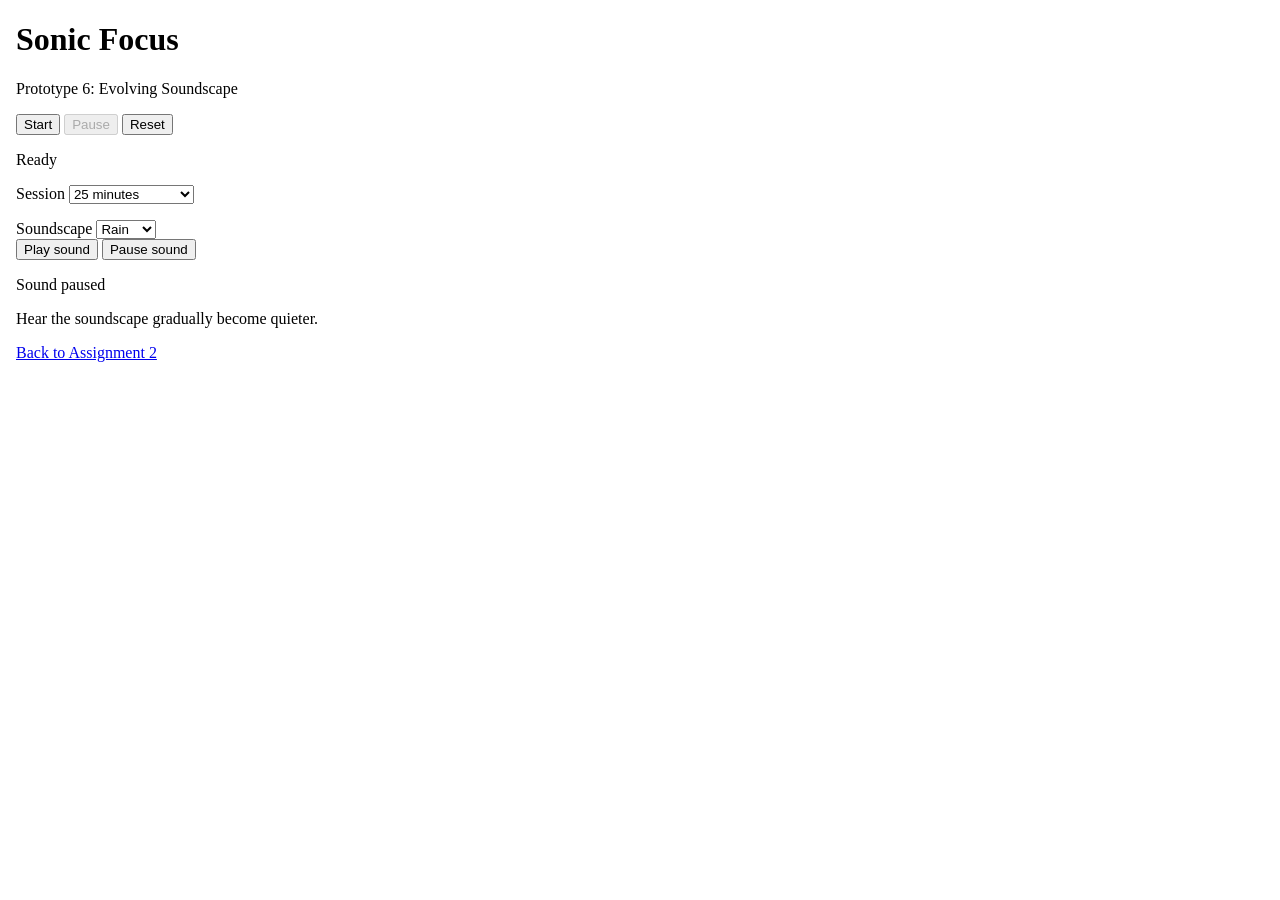
<file: Sonic-Focus-A2/prototype-6.html>
<!doctype html>
<html lang="en">
<head>
  <meta charset="utf-8">
  <meta name="viewport" content="width=device-width, initial-scale=1">
  <title>Evolving Soundscape — Sonic Focus</title>
  <link rel="stylesheet" href="prototype.css">
  <script src="sound.js" defer></script>
  <script src="timer.js" defer></script>
</head>
<body data-prototype="6">
  <h1>Sonic Focus</h1>
  <p>Prototype 6: Evolving Soundscape</p>
  
  <div>
    <button id="start">Start</button>
    <button id="pause" disabled>Pause</button>
    <button id="reset">Reset</button>
  </div>
  <p id="status" role="status">Ready</p>
  <p><label>Session <select id="duration">
    <option value="1500">25 minutes</option>
    <option value="30">30 seconds (test)</option>
  </select></label></p>
  
  <label>Soundscape <select id="sound">
    <option value="rain">Rain</option>
    <option value="forest">Forest</option>
  </select></label>
  <div>
    <button id="play-sound">Play sound</button>
    <button id="pause-sound">Pause sound</button>
  </div>
  <p id="audio-status" role="status"></p>
  <p>Hear the soundscape gradually become quieter.</p>
  <p><a href="assignment2.html">Back to Assignment 2</a></p>
</body>
</html>
</file>
<file: style.css>
@import url('https://fonts.googleapis.com/css2?family=Work+Sans:ital,wght@0,100..900;1,100..900&display=swap');


:root{
    
    --colour-1: #f0f2ee;
    --colour-2: #1f2120;
}

/* this swaps the colour order to account for user's OS dark mode */

@media (prefers-color-scheme: dark) {
    :root{
        --colour-1: #f0f2ee;
        --colour-2: #1f2120;
    }
}
nav a {
    color: rgb(255, 255, 255);
}

body {
    background-color: var(--colour-2);
    color: var(--colour-1);
    font-family: 'Work Sans', sans-serif;
    line-height: 1.5;
    padding: 1rem;
    display: flex;
    flex-direction: column;
    gap: 1rem;
}

header {
    display: flex;
    justify-content: center;
    margin-block-end: 3rem;
}

.mainNavContainer {
    flex: 1;
    display: flex;
    justify-content: center;
    gap: 2rem;
}

nav {
    display: flex;
    flex-direction: column;
    min-width: fit-content;
    flex: 1;
    align-items: flex-end;
}

main {
    display: flex;
    flex-direction: column;
    align-items: center;
}

aside {
    visibility: hidden;
    flex: 1;
}

footer {
    display: flex;
    justify-content: center;
    margin-block-start: 3rem;
}


.prose > * + * {
    margin-block-start: var(--prose-flow, 1em);
}

/* assumed base sizing is large (1200–1599px) : desktop  */

/* extra-large breakpoint : desktop, ultrawide monitors */
@media (width > 1600px) {

}

/* expanded breakpoint : phone or tablet in landscape, desktop */
@media (width < 1200px) {
    header {
        margin-block-end: 2rem;
    }
    footer {
        margin-block-start: 2rem;
    }
}
/* medium breakpoint : tablet in portrait */
@media (width < 840px) {
    header {
        margin-block-end: 1rem;
    }
    .mainNavContainer {
        flex-direction: column;
        justify-content: flex-start;
        align-items: center;
    }
    nav {
        flex: 0;
        width: 100%;
        max-width: 80rch;
        justify-content: space-between;
        flex-direction: row;
    }
    main {
        flex: 1;
    }
    aside {
        flex: 0;
    }
    footer {
        margin-block-start: 1rem;
    }
}
/* compact breakpoint : phone in portrait */
@media (width < 600px) {

    
}
p {
    line-height: 1.8;          
    margin-bottom: 1.2em;      
}

h1, h2, h3, h4 {
    color: #a6ce62;              
    line-height: 1.3;          
    margin-top: 1.5em;         
    margin-bottom: 0.5em;       
}

.home-page header {
  display: flex;
  justify-content: space-between;
  align-items: flex-start;
  gap: 24px;
}

.home-page header h1 {
  flex: 1;
  min-width: 0;
  margin: 0;
}

.home-page .header-icon {
  width: 100px;
  height: auto;
  flex-shrink: 0;
}

@media (max-width: 839px) {
  .home-page .header-icon {
    width: 60px;
  }

  .home-page header {
    gap: 12px;
  }
}

/* Layout for assignment 3 documentation pages */
body.assignment-page {
  display: block;
  max-width: 1000px;
  margin: 0 auto;
  padding: 32px 24px;
  line-height: 1.7;
}

.assignment-page main {
  display: block;
  width: 100%;
  margin: 0;
  padding: 0;
}

.assignment-page section {
  margin-bottom: 36px;
}

.assignment-page p {
  margin: 12px 0;
}

.assignment-page li {
  margin-bottom: 8px;
}

.assignment-page a {
  color: inherit;
  text-decoration: underline;
}
</file>
<file: circular-progress-timer /style.css>
* {
  box-sizing: border-box;
}

/* The content is hidden, ensuring screen readers don't read out hidden UI, except user click hide timer.*/ 
[hidden] {
  display: none !important;
}

body {
  margin: 0;
  background: #f3f5f0;
  color: #243b35;
  font: 16px/1.6 system-ui, sans-serif;
}


/* I designed a highly visible focus outline to support keyboard navigation. */
button:focus-visible,
input:focus-visible,
select:focus-visible {
  outline: 3px solid #ad6515;
  outline-offset: 4px;
}

header, footer {
  max-width: 1100px;
  margin: auto;
  padding: 20px 24px;
}

header {
  display: flex;
  justify-content: space-between;
  align-items: center;
  gap: 16px;
  border-bottom: 1px solid #d4ddd3;
}

header strong {
  font-size: 21px;
}

header time {
  color: #5b7067;
  font-size: 13px;
}

/* I set a readable centred column width, avoiding stretching every control. */
main {
  max-width: 840px;
  margin: 32px auto;
  padding: 0 24px;
}

.eyebrow {
  text-transform: uppercase;
  letter-spacing: .12em;
  font-size: 12px;
  font-weight: 700;
  color: #526c62;
}

h1 {
  font-size: clamp(28px, 3.5vw, 40px);
  line-height: 1.2;
  margin: 10px 0 12px;
}

p {
  margin: 10px 0;
}

.intro, .caption {
  color: #5b7067;
}

.intro {
  max-width: 64ch;
}

.panel {
  background: #fff;
  border: 1px solid #d9e1d7;
  border-radius: 20px;
  padding: 24px 28px;
  margin: 24px 0;
  box-shadow: 0 10px 30px #254a3210;
}

.stage {
  min-height: 228px;
  display: flex;
  align-items: center;
  justify-content: center;
  text-align: center;
}

.ring {
  position: relative;
  width: 216px;
  height: 216px;
}

.ring svg {
  width: 100%;
  height: 100%;
  transform: rotate(-90deg);
}

.ring circle {
  fill: none;
  stroke-width: 10;
}

.track {
  stroke: #e8eee5;
}

.arc {
  stroke: #537d62;
  stroke-linecap: round;
  stroke-dasharray: 565.49;
  stroke-dashoffset: 0;
  transition: stroke-dashoffset .2s linear;
}

.ring-center {
  position: absolute;
  inset: 0;
  display: flex;
  align-items: center;
  justify-content: center;
  flex-direction: column;
}

.ring-center strong {
  font-size: 42px;
  font-variant-numeric: tabular-nums;
  line-height: 1.3;
}

.caption {
  font-size: 14px;
}

.hidden-message {
  max-width: 34ch;
}

.hidden-message strong {
  display: block;
  font-size: 20px;
}

.hidden-message p {
  font-size: 14px;
  color: #5b7067;
}

.quiet-mark {
  display: block;
  color: #537d62;
  font-size: 38px;
  margin-bottom: 12px;
}

.visibility-row {
  text-align: center;
  margin: 4px 0 16px;
}

.row {
  display: flex;
  gap: 12px;
  flex-wrap: wrap;
  align-items: center;
  justify-content: center;
}

button, select, input {
  font: inherit;
}

button, select {
  min-height: 46px;
  border-radius: 10px;
  border: 1px solid #bac9bd;
  padding: 10px 18px;
  background: #fff;
  color: #243b35;
}

button {
  cursor: pointer;
}

button:hover:not(:disabled) {
  background: #eaf0e7;
}

button.primary {
  background: #315f50;
  color: #fff;
  border-color: #315f50;
}

button.primary:hover:not(:disabled) {
  background: #244c3f;
}

button.subtle {
  border-color: transparent;
  text-decoration: underline;
  text-underline-offset: 4px;
  font-size: 14px;
}

button:disabled, select:disabled {
  opacity: .5;
  cursor: not-allowed;
}

.settings {
  display: grid;
  grid-template-columns: minmax(0, 1fr) minmax(0, 1fr);
  gap: 20px;
  border-top: 1px solid #e2e8df;
  padding-top: 24px;
  margin-top: 24px;
}

label {
  display: block;
  font-size: 14px;
  font-weight: 600;
}

select {
  width: 100%;
  margin-top: 6px;
}

input[type="range"] {
  width: 100%;
  accent-color: #315f50;
  min-height: 32px;
  margin: 8px 0 0;
}

output {
  font-weight: 400;
  margin-left: 6px;
}

.field-note {
  color: #5b7067;
  font-size: 12px;
  margin: 0;
}

.audio-controls {
  align-self: center;
}

.notice {
  font-size: 14px;
  min-height: 25px;
  text-align: center;
  padding: 4px 0;
  color: #315f50;
}

.session-hint {
  font-size: 13px;
  color: #5b7067;
  text-align: center;
  margin-top: 24px;
}

footer {
  color: #5b7067;
  font-size: 13px;
  border-top: 1px solid #d4ddd3;
}

footer span {
  display: block;
}

/* Adaptive & Responsive Design 
   Medium: below 840px.
   Stack settings vertically to keep controls easy to read. */
@media (width < 840px) {
  main {
    max-width: 680px;
    margin: 24px auto;
    padding: 0 20px;
  }

  header {
    flex-wrap: wrap;
  }

  .panel {
    padding: 20px;
  }

  .settings {
    grid-template-columns: 1fr;
    gap: 18px;
  }

  .audio-controls {
    justify-content: flex-start;
  }
}

/* Expanded: 840px to 1200px.
   Use two columns for settings within a readable content width. */
@media (840px <= width < 1200px) {
  main {
    max-width: 780px;
    margin: 28px auto;
    padding: 0 24px;
  }

  .panel {
    padding: 24px;
  }

  .settings {
    grid-template-columns: 1fr 1fr;
    gap: 20px;
  }
}

/* Large: 1200px to 1600px.
   Keep the interface centred with more space around the panel. */
@media (1200px <= width <= 1600px) {
  main {
    max-width: 840px;
    margin: 32px auto;
    padding: 0 24px;
  }

  .panel {
    padding: 24px 28px;
  }

  .settings {
    grid-template-columns: 1fr 1fr;
    gap: 24px;
  }
}

/* Extra-large: above 1600px.
   Increase spacing and the timer size without stretching text too far. */
@media (width > 1600px) {
  main {
    max-width: 900px;
    margin: 40px auto;
    padding: 0 24px;
  }

  .panel {
    padding: 32px 40px;
  }

  .settings {
    grid-template-columns: 1fr 1fr;
    gap: 28px;
  }

  .stage {
    min-height: 250px;
  }

  .ring {
    width: 236px;
    height: 236px;
  }
}

/* Reduce animation when the user prefers less motion. */
@media (prefers-reduced-motion: reduce) {
  .arc {
    transition: none;
  }
}
</file>
<file: Sonic-Focus-A2/prototype.css>
/* Keep browser-default typography and controls. */
body { margin: 16px; }
#timer { font-size: 2rem; }
section { margin-bottom: 32px; }

/* Assignment 2 content page: background and main texts */
.assignment-page {
  background-color: #f5f3ef;
  color: #333333;
}

/* Parallel Prototypes big headings*/
.assignment-page h1 {
  color: #263b36;
  font-size: 40px;
}

/* Area 1 / Area 2 headings*/
.assignment-page h2 {
  color: #3e554e;
  font-size: 28px;
}

/* Prototype heading size */
.assignment-page h3 {
  font-size: 20px;
}

/* Link color, including visited sites.*/
.assignment-page a,
.assignment-page a:visited {
  color: #42685b;
}

/* Mouse stop or keyboard selected link color*/
.assignment-page a:hover,
.assignment-page a:focus-visible {
  color: #233d33;
}
</file>
